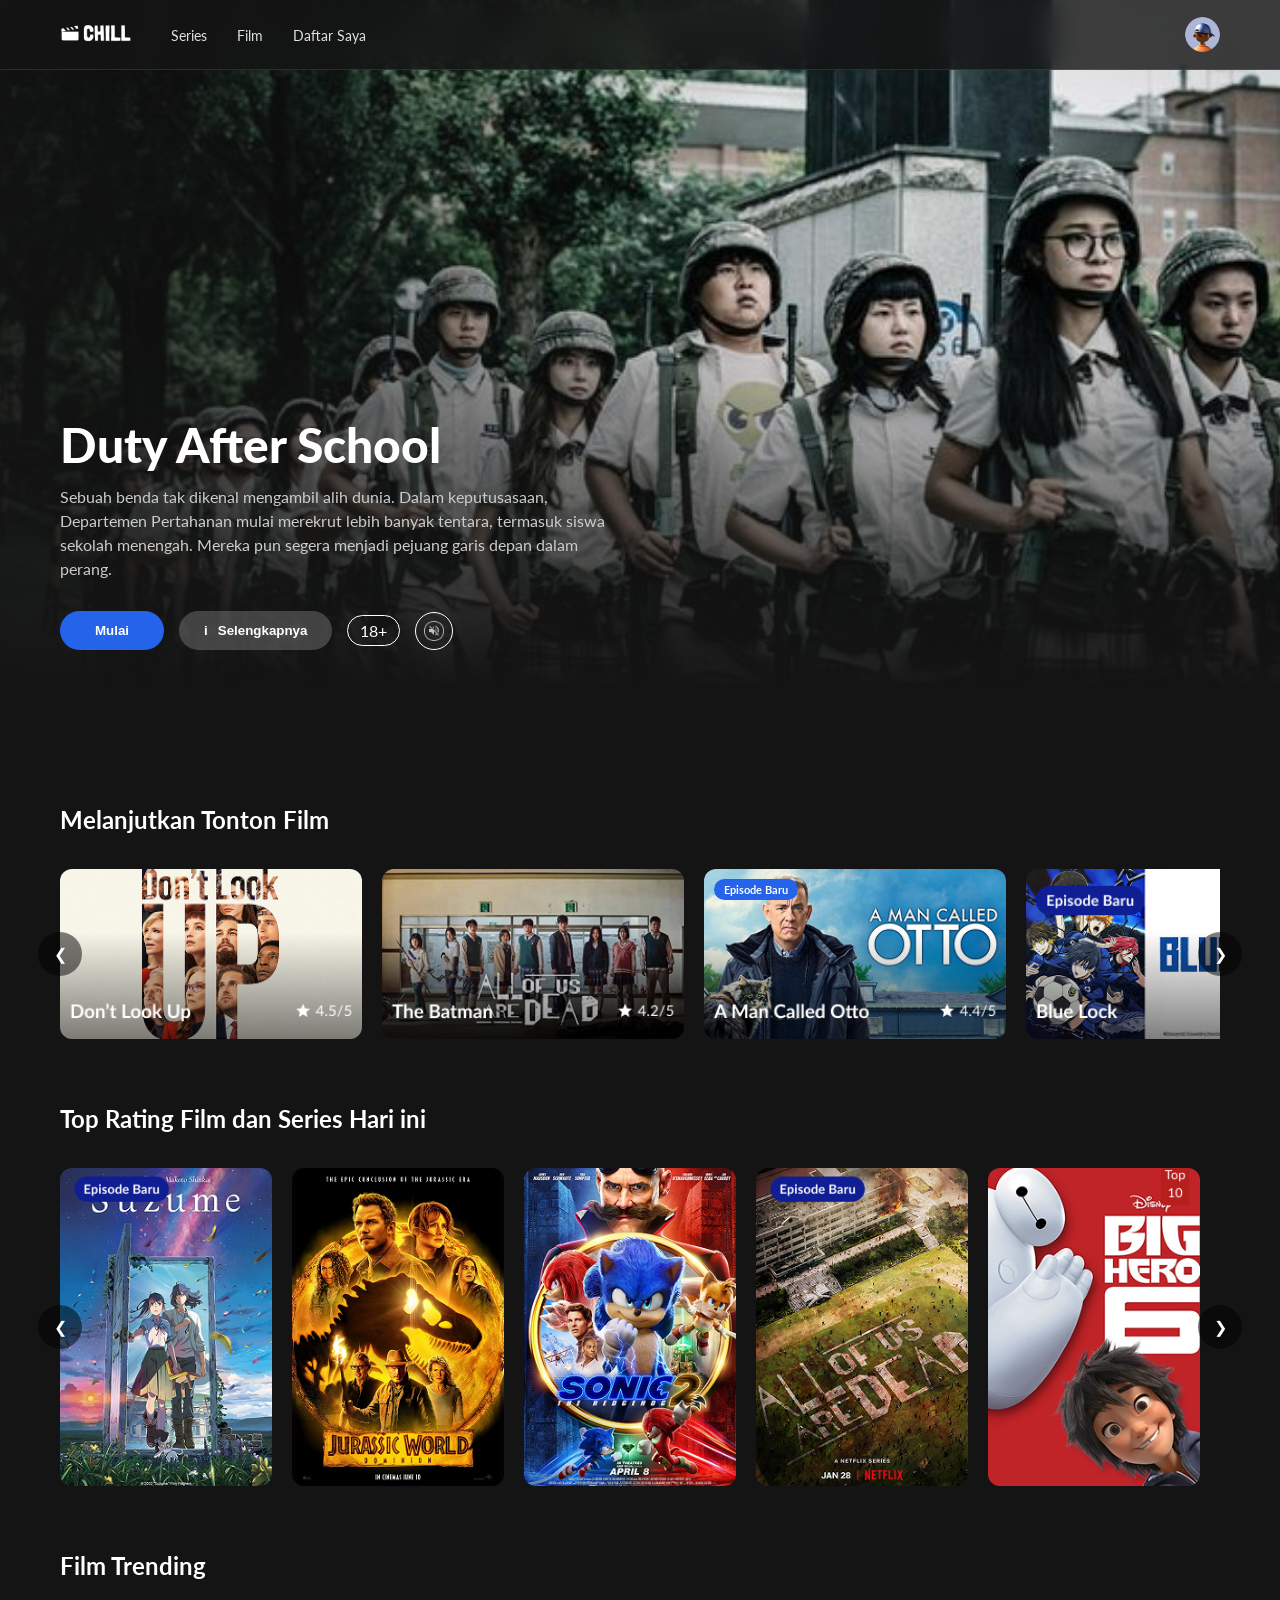
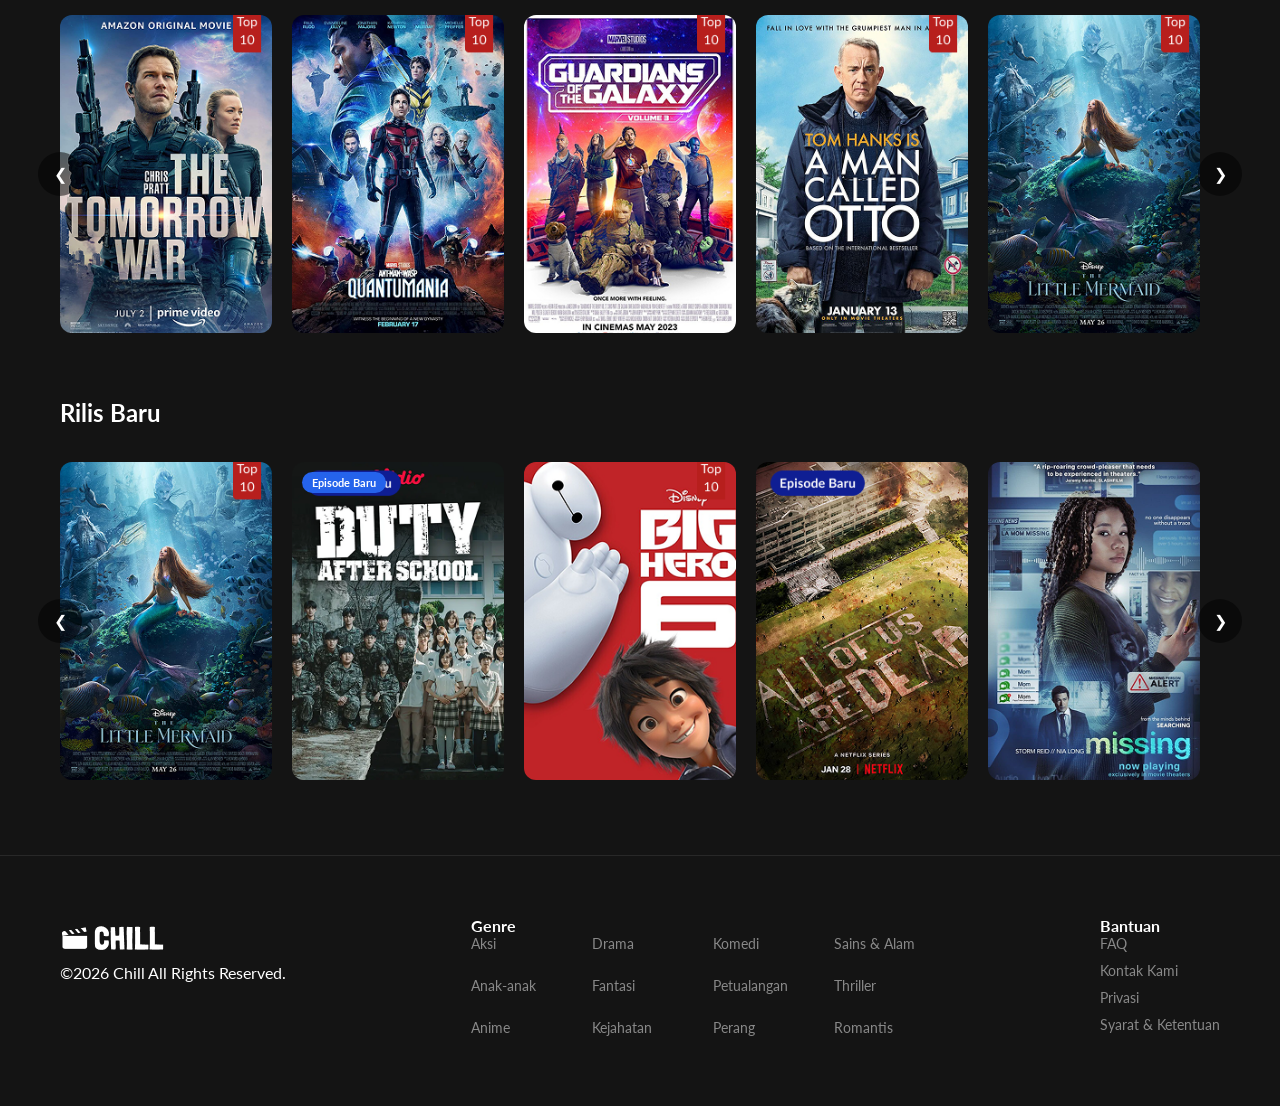
<file: index.html>
<!DOCTYPE html>
<html lang="id">

<head>
    <meta charset="UTF-8" />
    <meta name="viewport" content="width=device-width, initial-scale=1.0" />
    <title>Chill - Streaming Platform</title>
    <link rel="stylesheet" href="css/style.css"/>
</head>

<body>

    <nav>
        <div class="nav-container">
            <div class="nav-left">
                <div class="logo">
                    <img src="assets/icons/logo.png" alt="CHILL" class="logo-img" />
                </div>
                <ul class="nav-links">
                    <li><a href="#">Series</a></li>
                    <li><a href="#">Film</a></li>
                    <li><a href="#">Daftar Saya</a></li>
                </ul>
            </div>
            
            <div class="avatar-container">
                <div class="avatar">
                    <img src="assets/icons/Ellipse 395.png" alt="Profile" />
                </div>
                <div class="profile-dropdown">
                    <a href="#"><img src="assets/icons/orang.png" class="avatar-img" alt="" />Profil Saya</a>
                    <a href="#"><img src="assets/icons/bintang.png" class="avatar-img" alt="" />Ubah Premium</a>
                    <a href="#"><img src="assets/icons/keluar.png" class="avatar-img" alt="" />Keluar</a>
                </div>
            </div>
        </div>
    </nav>

    <div class="hero">
        <img src="assets/images/dutyafterschool.png" alt="" class="hero-img" />
        <div class="hero-content-wrapper">
            <div class="hero-info">
                <h1>Duty After School</h1>
                <p>Sebuah benda tak dikenal mengambil alih dunia. Dalam keputusasaan, Departemen Pertahanan mulai merekrut lebih banyak tentara, termasuk siswa sekolah menengah. Mereka pun segera menjadi pejuang garis depan dalam perang.</p>
                <div class="hero-buttons">
                    <button class="btn-main">Mulai</button>
                    <button class="btn-info"><span class="info-icon">i</span> Selengkapnya</button>
                    <span class="age">18+</span>
                    <div class="hero-speaker">
                        <img src="assets/icons/volume-off.png" alt="speaker" class="speaker-img" />
                    </div>
                </div>
            </div>
        </div>
    </div>

    <div class="section">
        <h2>Melanjutkan Tonton Film</h2>
        <div class="row-container">
            <div class="nav-arrow arrow-left">&#10094;</div>
            <div class="row">
                <div class="card-landscape"><img src="assets/images/Frame 66.png" alt="Don't Look Up" /></div>
                <div class="card-landscape"><img src="assets/images/Frame 67.png" alt="movie" /></div>
                <div class="card-landscape">
                    <span class="badge-baru">Episode Baru</span>
                    <img src="assets/images/Frame 68.png" alt="movie" />
                </div>
                <div class="card-landscape"><img src="assets/images/Frame 66 (1).png" alt="movie" /></div>
            </div>
            <div class="nav-arrow arrow-right">&#10095;</div>
        </div>
    </div>

    <div class="section">
        <h2>Top Rating Film dan Series Hari ini</h2>
        <div class="row-container">
            <div class="nav-arrow arrow-left">&#10094;</div>
            <div class="row">
                <div class="card-portrait"><img src="assets/images/Frame3.png" alt="movie"/></div>
                <div class="card-portrait"><img src="assets/images/Frame 78.png" alt="movie"/></div>
                <div class="card-portrait"><img src="assets/images/Frame7.png" alt="movie"/></div>
                <div class="card-portrait"><img src="assets/images/Frame 79.png" alt="movie"/></div>
                <div class="card-portrait"><img src="assets/images/Frame6.png" alt="movie"/></div>
            </div>
            <div class="nav-arrow arrow-right">&#10095;</div>
        </div>
    </div>

    <div class="section">
        <h2>Film Trending</h2>
        <div class="row-container">
            <div class="nav-arrow arrow-left">&#10094;</div>
            <div class="row">
                <div class="card-portrait"><img src="assets/images/Frame1.png" alt=""/></div>
                <div class="card-portrait"><img src="assets/images/Frame4.png" alt=""/></div>
                <div class="card-portrait"><img src="assets/images/Frame5.png" alt=""/></div>
                <div class="card-portrait"><img src="assets/images/Frame8.png" alt=""/></div>
                <div class="card-portrait"><img src="assets/images/Frame 78 (1).png" alt=""/></div>
            </div>
            <div class="nav-arrow arrow-right">&#10095;</div>
        </div>
    </div>

    <div class="section">
        <h2>Rilis Baru</h2>
        <div class="row-container">
            <div class="nav-arrow arrow-left">&#10094;</div>
            <div class="row">
                <div class="card-portrait"><img src="assets/images/Frame2.png" alt=""/></div>
                <div class="card-portrait">
                    <span class="badge-baru">Episode Baru</span>
                    <img src="assets/images/Frame 78 (2).png" alt=""/>
                </div>
                <div class="card-portrait"><img src="assets/images/Frame6.png" alt=""/></div>
                <div class="card-portrait"><img src="assets/images/Frame 79.png" alt=""/></div>
                <div class="card-portrait"><img src="assets/images/Frame9.png" alt=""/></div>
            </div>
            <div class="nav-arrow arrow-right">&#10095;</div>
        </div>
    </div>

    <footer>
        <div class="footer-container">
            <div class="footer-top">
                <div class="footer-brand">            
                    <img src="assets/icons/logo.png" class="footer-logo-img" alt=""/>
                    <p class="footer-copy">©2026 Chill All Rights Reserved.</p>
                </div>
                <div class="footer-col">
                    <h4>Genre</h4>
                    <div class="footer-genre-grid">
                        <a href="#">Aksi</a><a href="#">Drama</a><a href="#">Komedi</a>
                        <a href="#">Sains & Alam</a><a href="#">Anak-anak</a><a href="#">Fantasi</a>
                        <a href="#">Petualangan</a><a href="#">Thriller</a><a href="#">Anime</a>
                        <a href="#">Kejahatan</a><a href="#">Perang</a><a href="#">Romantis</a>
                    </div>
                </div>
                <div class="footer-col">
                    <h4>Bantuan</h4>
                    <a href="#">FAQ</a><a href="#">Kontak Kami</a><a href="#">Privasi</a><a href="#">Syarat & Ketentuan</a>
                </div>
            </div>
        </div>
    </footer>

</body>
</html>
</file>
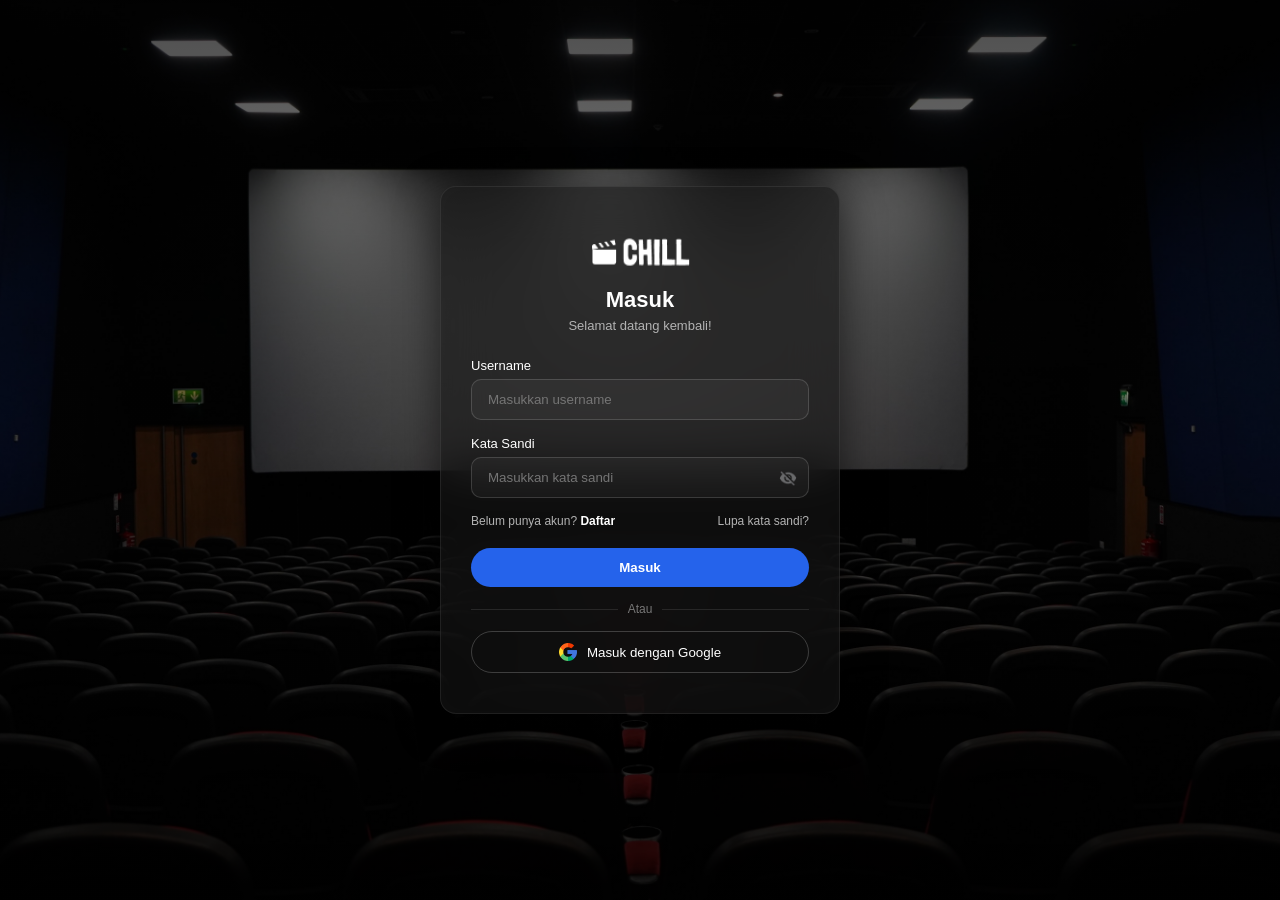
<file: pages/login.html>
<!DOCTYPE html>
<html lang="id">

<head>
    <meta charset="UTF-8">
    <title>Chill - Masuk</title>
    <link rel="stylesheet" href="../css/auth.css">
</head>

<body class="bg-masuk">
    <div class="auth-card">
        <div class="logo-container">
            <img src="../assets/icons/logo.png" alt="Chill" class="logo-img" style="width: 100px; height: 50px;">
        </div>
        <h2 class="auth-title">Masuk</h2>
        <p class="auth-subtitle">Selamat datang kembali!</p>

        <form>
            <div class="input-group">
                <label>Username</label>
                <input type="text" placeholder="Masukkan username" required>
            </div>
            <div class="input-group">
                <label>Kata Sandi</label>
                <div class="password-field">
                    <input type="password" placeholder="Masukkan kata sandi" required>
                    <img src="../assets/icons/eye-off.png" class="icon-eye">
                </div>
            </div>

            <div class="auth-helper">
                <span>Belum punya akun? <a href="register.html">Daftar</a></span>
                <a href="#" style="font-weight: normal; color: #b3b3b3;">Lupa kata sandi?</a>
            </div>

            <button type="submit" class="btn-primary">Masuk</button>
            <div class="divider">Atau</div>
            <button type="button" class="btn-google">
                <img src="../assets/icons/google.png" alt="Google"> Masuk dengan Google
            </button>
        </form>
    </div>
</body>

</html>
</file>
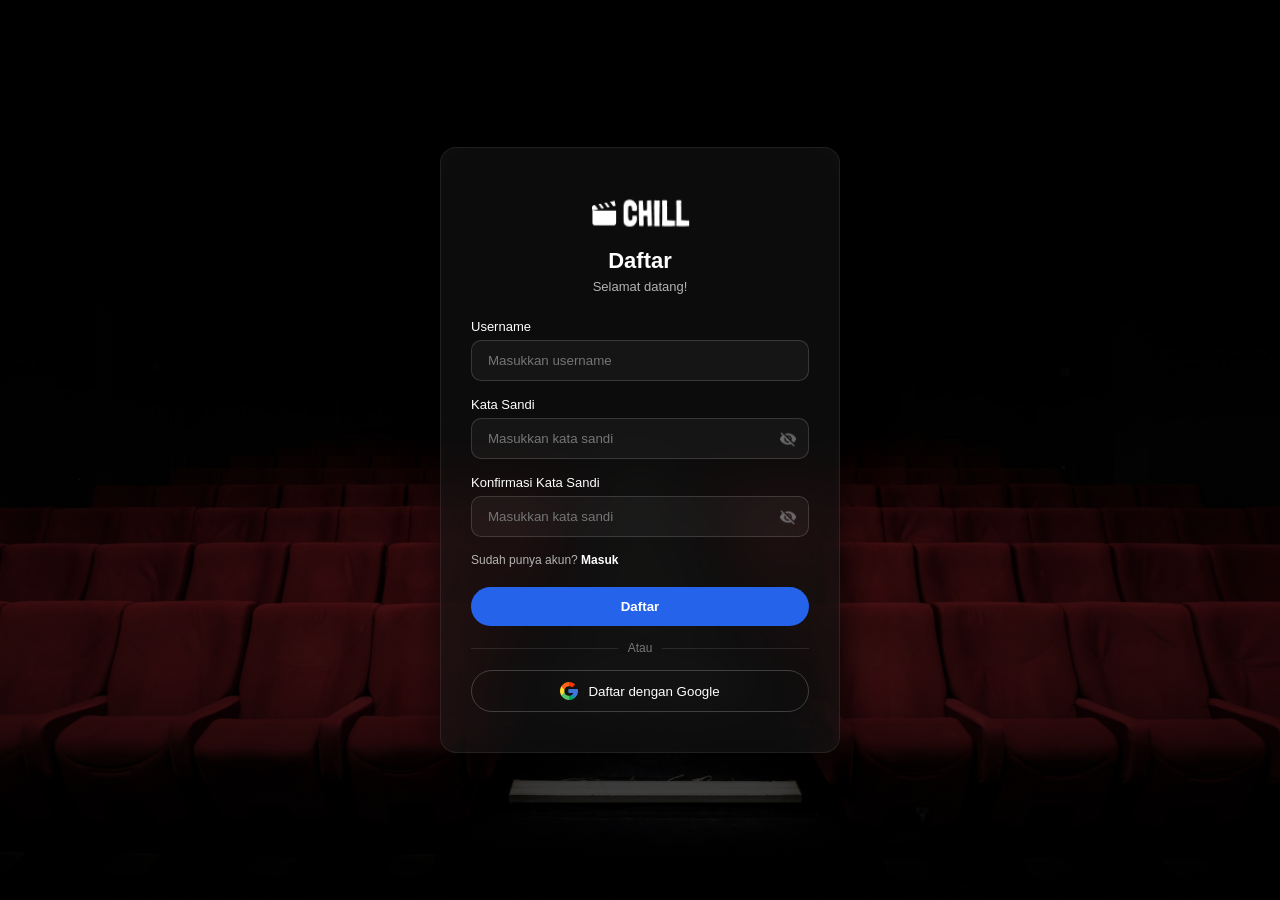
<file: pages/register.html>
<!DOCTYPE html>
<html lang="id">
<head>
    <meta charset="UTF-8">
    <title>Chill - Daftar</title>
    <link rel="stylesheet" href="../css/auth.css">
</head>
<body class="bg-daftar">

<div class="auth-card">

    <div class="logo-container">
        <img src="../assets/icons/logo.png" alt="Chill" class="logo-img" style="width: 100px; height: 50px;">        
    </div>

    <h2 class="auth-title">Daftar</h2>
    <p class="auth-subtitle">Selamat datang!</p>

    <form>
        <div class="input-group">
            <label>Username</label>
            <input type="text" placeholder="Masukkan username">
        </div>

        <div class="input-group">
            <label>Kata Sandi</label>
            <div class="password-field">
                <input type="password" placeholder="Masukkan kata sandi">
                <img src="../assets/icons/eye-off.png" class="icon-eye">
            </div>
        </div>

        <div class="input-group">
            <label>Konfirmasi Kata Sandi</label>
            <div class="password-field">
                <input type="password" placeholder="Masukkan kata sandi">
                <img src="../assets/icons/eye-off.png" class="icon-eye">
            </div>
        </div>

        <div class="auth-helper">
            <span>Sudah punya akun? <a href="login.html">Masuk</a></span>
        </div>

        <button class="btn-primary">Daftar</button>

        <div class="divider">Atau</div>

        <button type="button" class="btn-google">
            <img src="../assets/icons/google.png">
            Daftar dengan Google
        </button>
    </form>

</div>

</body>
</html>
</file>
<file: css/style.css>
@import url("https://fonts.googleapis.com/css2?family=Lato:wght@400;700;900&display=swap");

/* --- 1. RESET --- */
* {
    margin: 0;
    padding: 0;
    box-sizing: border-box;
}

body {
    font-family: "Lato", sans-serif;
    background-color: #141414;
    color: white;
    overflow-x: hidden;
}

/* --- 2. NAVBAR --- */
nav {
    display: flex;
    justify-content: center;
    height: 70px;
    width: 100%;
    position: fixed;
    top: 0;
    z-index: 1000;
    background: rgba(20, 20, 20, 0.8);
    backdrop-filter: blur(15px);
    border-bottom: 1px solid rgba(255, 255, 255, 0.1);
}

.nav-container {
    width: 100%;
    max-width: 1440px;
    display: flex;
    align-items: center;
    justify-content: space-between;
    padding: 0 60px;
}

.nav-left {
    display: flex;
    align-items: center;
    gap: 40px;
}

.logo-img {
    height: 30px;
}

.nav-links {
    display: flex;
    list-style: none;
    gap: 30px;
}

.nav-links a {
    color: #e0e0e0;
    text-decoration: none;
    font-size: 14px;
    transition: 0.3s;
}

.nav-links a:hover {
    color: white;
}

/* PROFILE DROPDOWN */
.avatar-container {
    position: relative;
    cursor: pointer;
    padding: 10px 0;
}

.avatar {
    width: 35px;
    height: 35px;
    border-radius: 50%;
    overflow: hidden;
}

.avatar img {
    width: 100%;
    height: 100%;
    object-fit: cover;
}

.profile-dropdown {
    position: absolute;
    top: 100%;
    right: 0;
    background: #181818;
    border-radius: 8px;
    padding: 10px 0;
    width: 180px;
    display: none;
    box-shadow: 0 10px 30px rgba(0, 0, 0, 0.8);
}

.avatar-container:hover .profile-dropdown {
    display: block;
}

.profile-dropdown a {
    display: flex;
    align-items: center;
    gap: 12px;
    padding: 12px 20px;
    color: white;
    text-decoration: none;
    font-size: 14px;
}

/* --- 3. HERO --- */
.hero {
    position: relative;
    height: 85vh;
    width: 100%;
    display: flex;
    justify-content: center;
}

.hero-img {
    position: absolute;
    inset: 0;
    width: 100%;
    height: 100%;
    object-fit: cover;
}

.hero::after {
    content: "";
    position: absolute;
    inset: 0;
    background: linear-gradient(to right, rgba(20, 20, 20, 0.8) 0%, transparent 60%),
                linear-gradient(to top, #141414 10%, transparent 60%);
    z-index: 1;
}

.hero-content-wrapper {
    width: 100%;
    max-width: 1440px;
    height: 100%;
    position: relative;
    z-index: 2;
}

.hero-info {
    position: absolute;
    bottom: 15%;
    left: 60px;
    max-width: 550px;
}

.hero-info h1 {
    font-size: 48px;
    font-weight: 900;
    margin-bottom: 12px;
}

.hero-info p {
    font-size: 16px;
    color: #ccc;
    line-height: 1.5;
    margin-bottom: 30px;
}


.hero-buttons {
    display: flex;
    align-items: center;
    gap: 15px;
    flex-wrap: wrap; 
}

.btn-main {
    background: #2563eb;
    border: none;
    padding: 12px 35px;
    border-radius: 100px;
    color: white;
    font-weight: 700;
    cursor: pointer;
}

.btn-info {
    background: rgba(255, 255, 255, 0.2);
    border: none;
    padding: 12px 25px;
    border-radius: 100px;
    color: white;
    font-weight: 700;
    cursor: pointer;
    display: flex;
    align-items: center;
    gap: 10px;
}

.age {
    border: 1px solid white;
    padding: 5px 12px;
    border-radius: 50px;
}

.hero-speaker {
    display: flex;
    align-items: center;
    justify-content: center;
    width: 38px;
    height: 38px;
    border: 1px solid white;
    border-radius: 50%;
    cursor: pointer;
}

.speaker-img {
    width: 20px;
    height: 20px;
}

/* --- 4. SECTION & CARDS --- */
.section {
    max-width: 1440px;
    margin: 0 auto;
    padding: 40px 60px 10px 60px;
}

.section h2 {
    font-size: 24px;
    margin-bottom: 20px;
}

.row-container {
    position: relative;
}

.row {
    display: flex;
    gap: 20px;
    overflow-x: auto;
    scrollbar-width: none;
    padding: 15px 0;
}

.row::-webkit-scrollbar {
    display: none;
}

.card-landscape,
.card-portrait {
    flex-shrink: 0;
    border-radius: 12px;
    overflow: hidden;
    position: relative;
    cursor: pointer;
    transition: transform 0.4s ease;
}

.card-landscape { width: 302px; height: 170px; }
.card-portrait { width: 212px; height: 318px; }

.card-landscape img,
.card-portrait img {
    width: 100%;
    height: 100%;
    object-fit: cover;
}

.card-landscape:hover,
.card-portrait:hover {
    transform: scale(1.08);
    z-index: 5;
}

.badge-baru {
    position: absolute;
    top: 10px;
    left: 10px;
    background: #2563eb;
    color: white;
    font-size: 11px;
    padding: 4px 10px;
    border-radius: 20px;
    font-weight: 700;
    z-index: 2;
}

/* ARROWS */
.nav-arrow {
    position: absolute;
    top: 50%;
    transform: translateY(-50%);
    width: 44px;
    height: 44px;
    background: rgba(0, 0, 0, 0.5);
    border-radius: 50%;
    display: flex;
    align-items: center;
    justify-content: center;
    z-index: 10;
    cursor: pointer;
}

.arrow-left { left: -22px; }
.arrow-right { right: -22px; }

/* --- 5. FOOTER --- */
footer {
    border-top: 1px solid #282828;
    margin-top: 50px;
    padding: 60px 0;
}

.footer-container {
    max-width: 1440px;
    margin: 0 auto;
    padding: 0 60px;
}

.footer-top {
    display: flex;
    justify-content: space-between;
    gap: 80px;
}

.footer-genre-grid {
    display: grid;
    grid-template-columns: repeat(4, 1fr);
    gap: 15px 40px;
}

.footer-col a {
    color: #888;
    text-decoration: none;
    font-size: 14px;
    display: block;
    margin-bottom: 10px;
}

.footer-col a:hover {
    color: white;
}

/* --- 6. RESPONSIVE --- */
@media (max-width: 1024px) {
    .nav-container, .section, .footer-container { padding: 0 30px; }
    .footer-top { flex-direction: column; gap: 40px; }
}

@media (max-width: 768px) {
    /* Navbar Responsiv */
    .nav-container { padding: 0 20px; }
    .nav-left { gap: 20px; }
    .logo-img { height: 24px; }
    .nav-links { 
        display: flex; 
        gap: 15px;
    }
    .nav-links a { font-size: 12px; }

    /* Hero & Card Responsiv */
    .hero-info h1 { font-size: 32px; }
    .hero-info p { font-size: 14px; }
    .card-landscape { width: 240px; height: 135px; }
    .card-portrait { width: 160px; height: 240px; }
    .footer-genre-grid { grid-template-columns: repeat(2, 1fr); }
}

@media (max-width: 480px) {
    /* Navbar HP Responsiv */
    .nav-left { gap: 10px; }
    .nav-links { gap: 8px; }
    .nav-links a { font-size: 10px; }
    .avatar { width: 30px; height: 30px; }
}
</file>
<file: css/auth.css>
:root {
    --text-dim: #b3b3b3;
    --primary-blue: #2563eb; /* Warna brand Chill untuk tombol utama */
}

/* --- 1. RESET ---Menghapus margin/padding  */
* {
    margin: 0;
    padding: 0;
    box-sizing: border-box;
    font-family: Arial, sans-serif;
}

body {
    min-height: 100vh;
    display: flex;
    justify-content: center;
    align-items: center;
    color: white;
    padding: 20px; 
}

/* --- 2. BACKGROUND --- 
   Menggunakan cover agar gambar latar memenuhi layar */
.bg-masuk {
    background: url('../assets/images/masuk.jpg') center/cover no-repeat;
}

.bg-daftar {
    background: url('../assets/images/daftar.jpg') center/cover no-repeat;
}

/* Overlay */
.bg-masuk::before,
.bg-daftar::before {
    content: "";
    position: absolute;
    inset: 0;
    background: linear-gradient(
        to bottom,
        rgba(0,0,0,0.7),
        rgba(0,0,0,0.4),
        rgba(0,0,0,0.8)
    );
    z-index: 0;
}

/* --- 3. CARD AUTH --- */
.auth-card {
    position: relative;
    z-index: 1;

    width: 100%;
    max-width: 400px;

    padding: 40px 30px;

    border-radius: 16px;

    background: rgba(20, 20, 20, 0.6);
    backdrop-filter: blur(25px);
    -webkit-backdrop-filter: blur(25px); /* Support Safari */

    border: 1px solid rgba(255,255,255,0.08);

    box-shadow: 
        0 10px 40px rgba(0,0,0,0.6),
        inset 0 0 20px rgba(255,255,255,0.02);

    text-align: center;
}

/* LOGO */
.logo-container {
    display: flex;
    justify-content: center;
    align-items: center;
    gap: 10px;
    margin-bottom: 10px;
}

.logo-img {
    width: 30px;
}

.logo-text {
    font-size: 26px;
    font-weight: bold;
}

/* TEXT */
.auth-title {
    font-size: 22px;
    margin-bottom: 5px;
}

.auth-subtitle {
    font-size: 13px;
    color: var(--text-dim);
    margin-bottom: 25px;
}

/* --- 4. FORM ELEMENTS --- */
.input-group {
    text-align: left;
    margin-bottom: 16px;
}

.input-group label {
    font-size: 13px;
    margin-bottom: 6px;
    display: block;
}

input {
    width: 100%;
    padding: 12px 16px;

    border-radius: 10px;

    border: 1px solid rgba(255,255,255,0.15);
    background: rgba(255,255,255,0.04);

    color: white;
    outline: none;
    transition: 0.3s;
}

input:focus {
    border-color: rgba(255,255,255,0.5);
    background: rgba(255,255,255,0.08);
}

/* PASSWORD FIELD */
.password-field {
    position: relative;
}

.icon-eye {
    position: absolute;
    right: 12px;
    top: 50%;
    transform: translateY(-50%);
    width: 18px;
    opacity: 0.6;
    cursor: pointer;
}

/* HELPER */
.auth-helper {
    display: flex;
    justify-content: space-between;
    font-size: 12px;
    margin: 10px 0 20px;
}

.auth-helper span {
    color: var(--text-dim);
}

.auth-helper a {
    color: white;
    text-decoration: none;
    font-weight: 700;
}

.auth-helper a:hover {
    text-decoration: underline;
}

/* --- 5. BUTTONS --- */
.btn-primary {
    width: 100%;
    padding: 12px;
    border-radius: 30px;
    background: var(--primary-blue);
    border: none;
    color: white;
    font-weight: 700;
    cursor: pointer;
    transition: 0.3s;
}

.btn-primary:hover {
    background: #1d4ed8;
    transform: translateY(-1px);
}

/* DIVIDER */
.divider {
    display: flex;
    align-items: center;
    gap: 10px;
    margin: 15px 0;
    font-size: 12px;
    color: #777;
}

.divider::before,
.divider::after {
    content: "";
    flex: 1;
    height: 1px;
    background: rgba(255,255,255,0.1);
}

/* GOOGLE LOGIN */
.btn-google {
    width: 100%;
    padding: 11px;

    border-radius: 30px;
    border: 1px solid rgba(255,255,255,0.2);

    background: transparent;
    color: white;

    display: flex;
    justify-content: center;
    align-items: center;
    gap: 10px;
    cursor: pointer;
    transition: 0.3s;
}

.btn-google img {
    width: 18px;
}

.btn-google:hover {
    background: rgba(255,255,255,0.05);
}

/* responsive */
@media (max-width: 480px) {
    .auth-card {
        padding: 30px 20px;
        max-width: 95%; 
    }

    .auth-title {
        font-size: 20px;
    }

    .logo-text {
        font-size: 22px;
    }

    .auth-helper {
        flex-direction: column; 
        gap: 10px;
        text-align: center;
    }
}
</file>
